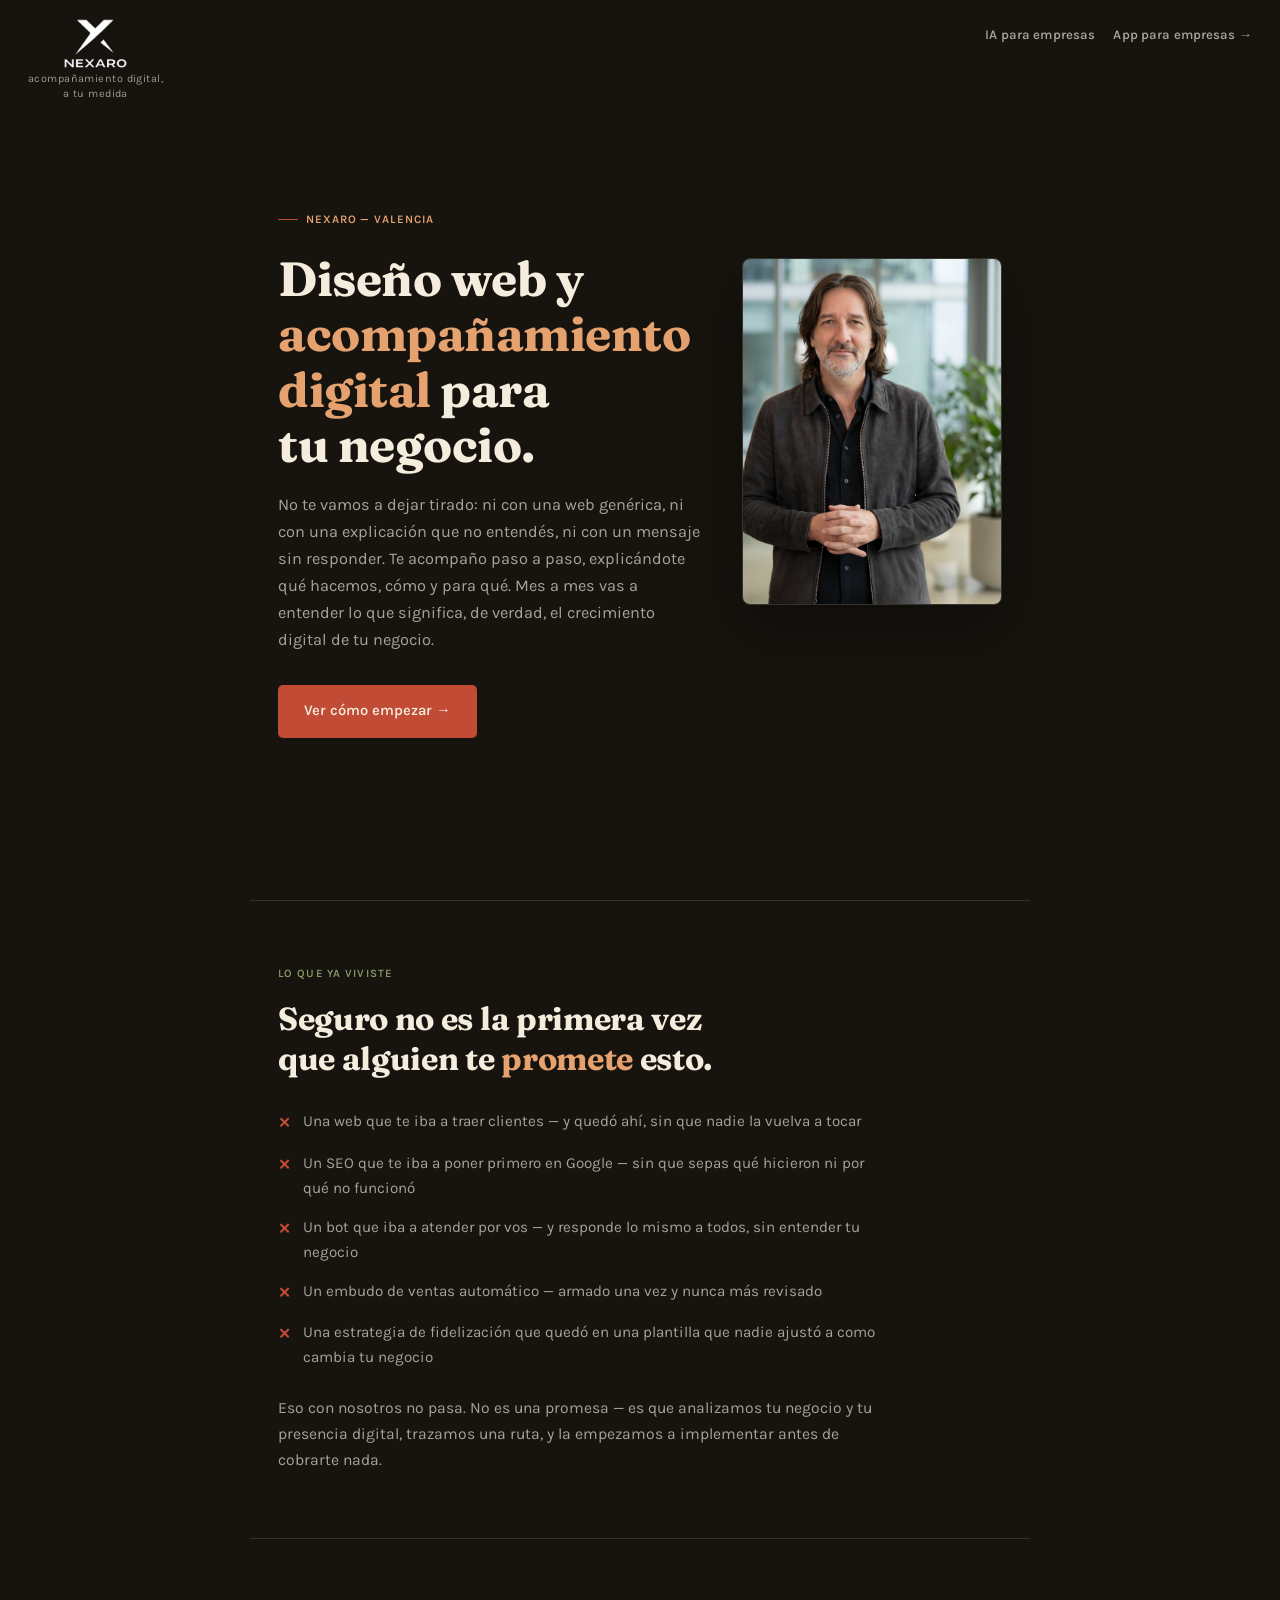
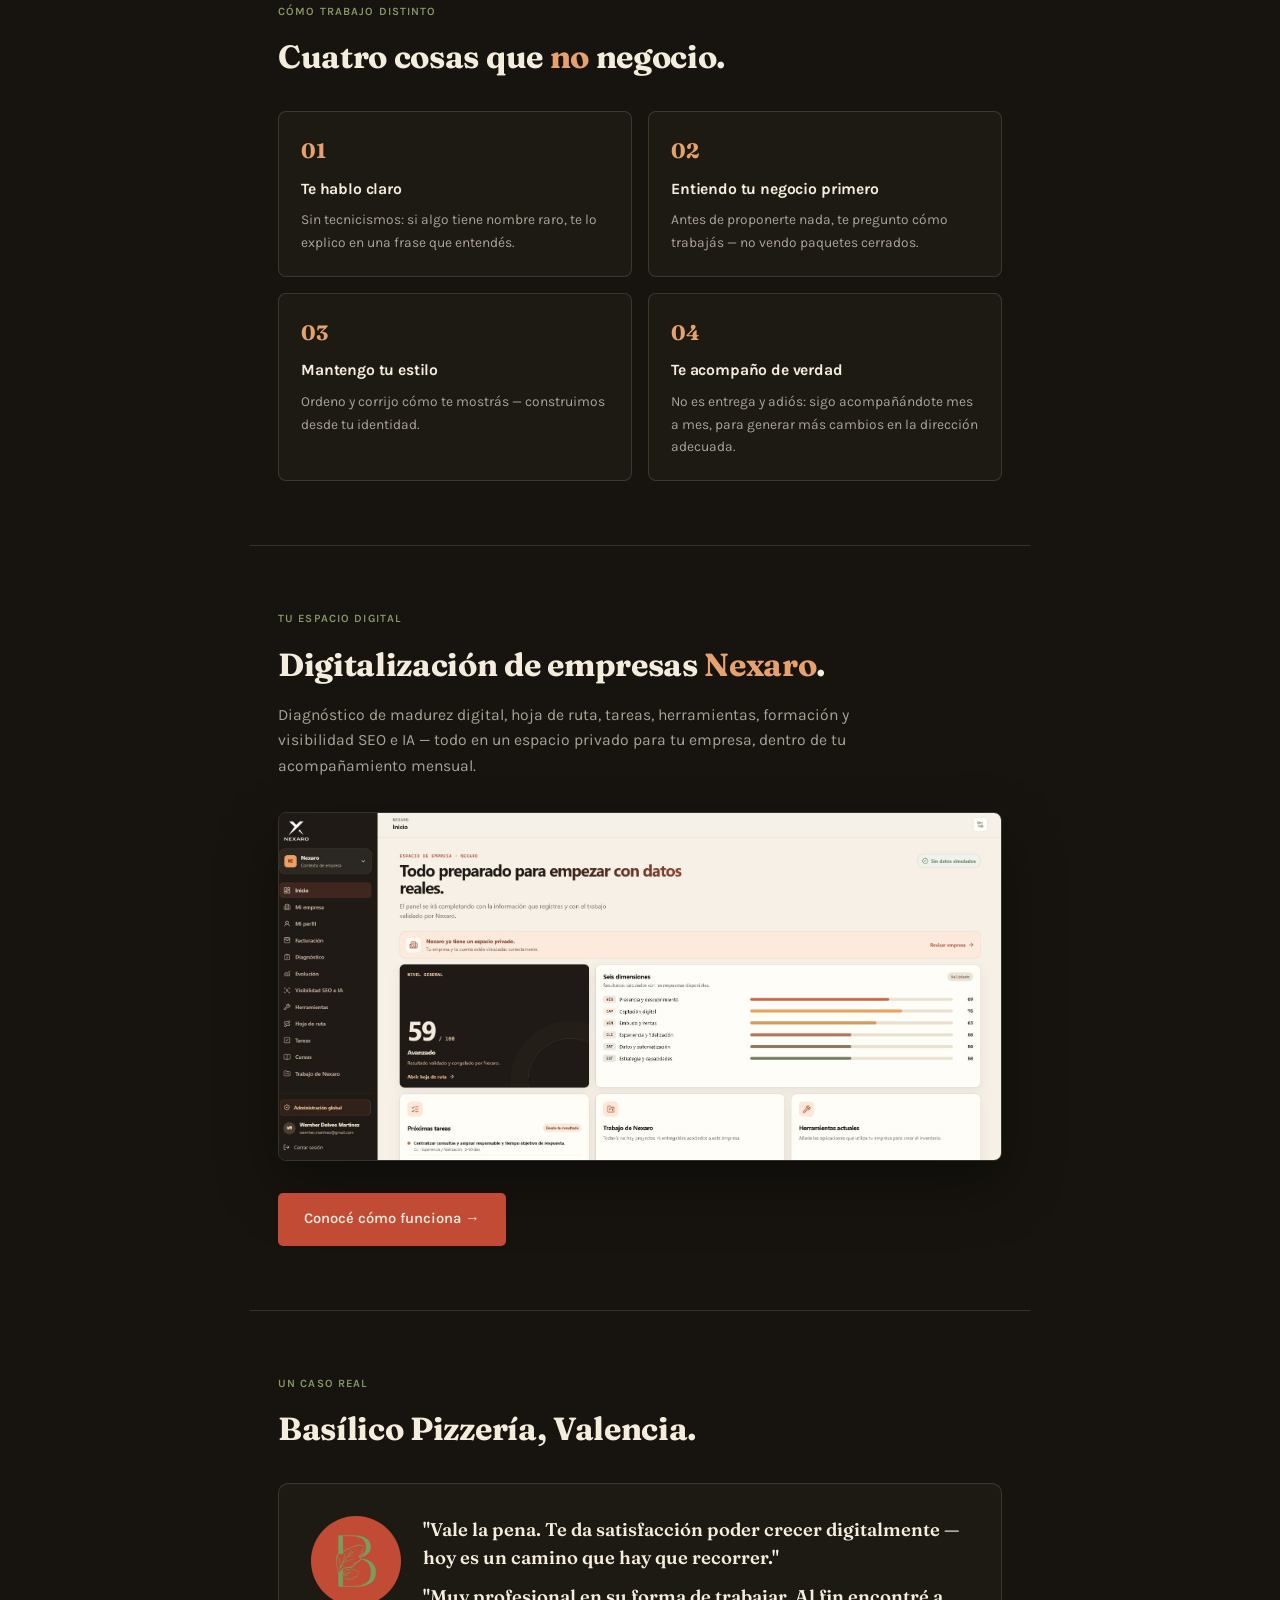
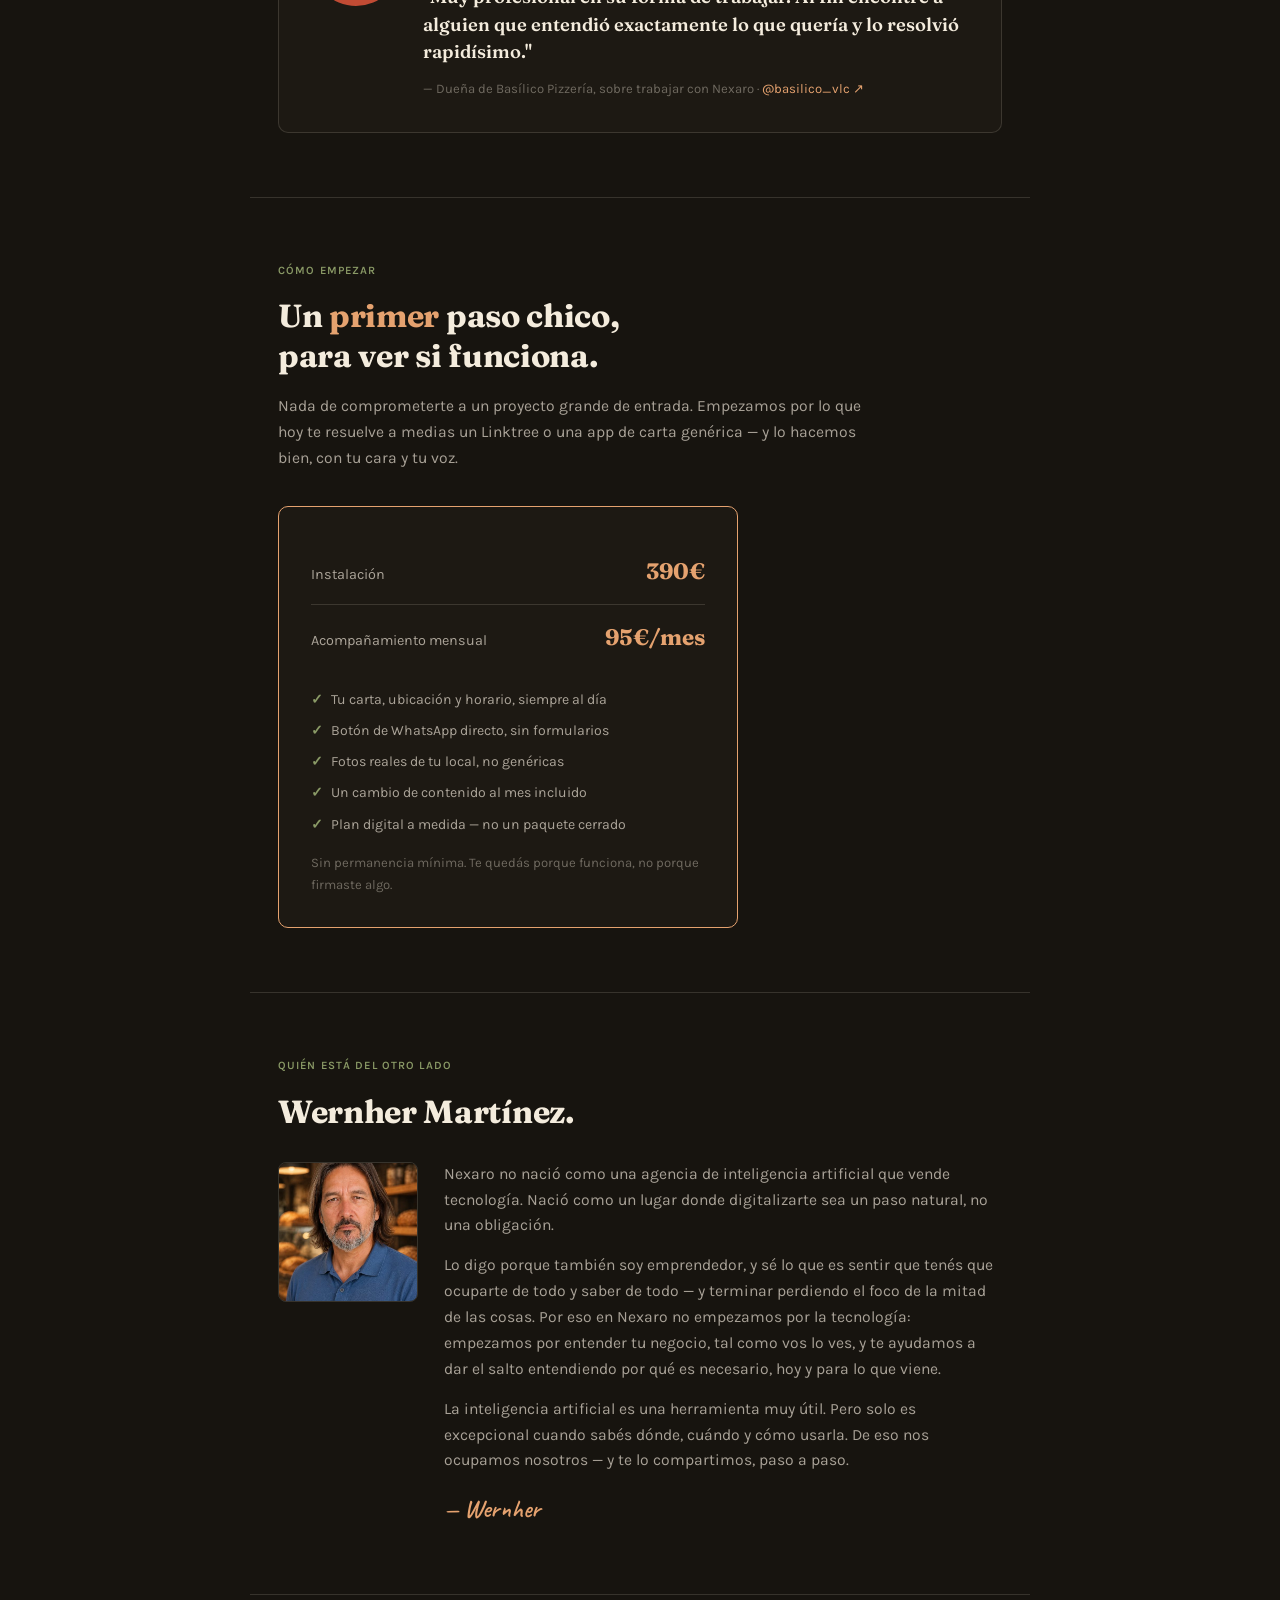
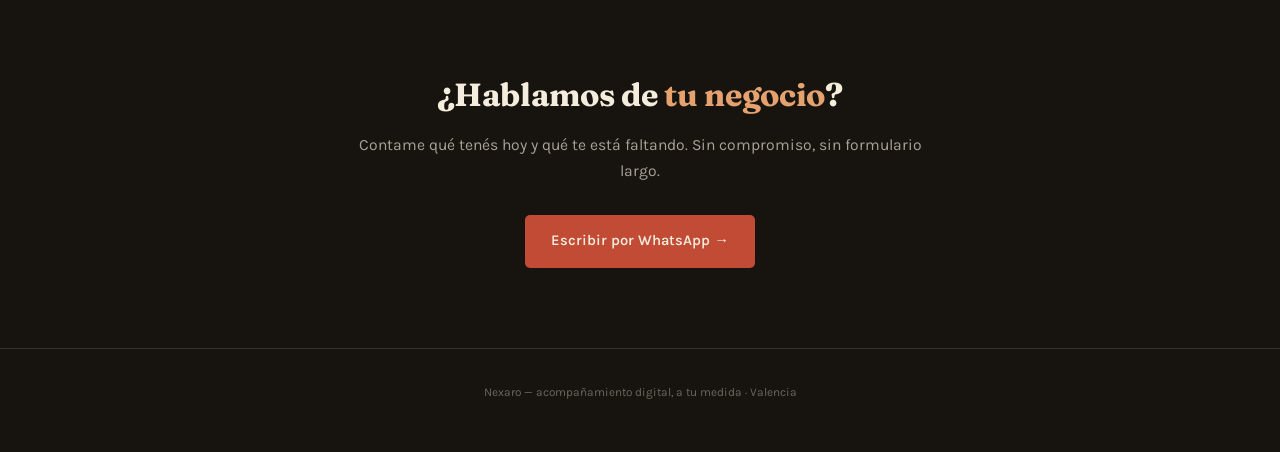
<file: index.html>
<!DOCTYPE html>
<html lang="es">
<head>
<meta charset="UTF-8">
<meta name="viewport" content="width=device-width, initial-scale=1">
<title>Nexaro — Webs y acompañamiento digital para pequeños negocios | Valencia</title>
<meta name="description" content="Nexaro diseña tu web y te acompaña mes a mes: sin tecnicismos, sin paquetes cerrados. Instalación desde 390€ + 95€/mes, sin permanencia. Basado en Valencia.">
<link rel="canonical" href="https://nexaro-ia.com/">
<link rel="icon" href="/favicon.ico" sizes="any">
<link rel="apple-touch-icon" href="/apple-touch-icon.png">

<meta property="og:type" content="website">
<meta property="og:url" content="https://nexaro-ia.com/">
<meta property="og:title" content="Nexaro — Webs y acompañamiento digital para pequeños negocios">
<meta property="og:description" content="Nexaro diseña tu web y te acompaña mes a mes: sin tecnicismos, sin paquetes cerrados. Instalación desde 390€ + 95€/mes, sin permanencia.">
<meta property="og:image" content="https://nexaro-ia.com/images/og-cover.jpg">
<meta property="og:image:width" content="1200">
<meta property="og:image:height" content="630">
<meta property="og:image:alt" content="Nexaro — Webs y acompañamiento digital para pequeños negocios">
<meta property="og:locale" content="es_ES">

<meta name="twitter:card" content="summary_large_image">
<meta name="twitter:title" content="Nexaro — Webs y acompañamiento digital para pequeños negocios">
<meta name="twitter:description" content="Nexaro diseña tu web y te acompaña mes a mes: sin tecnicismos, sin paquetes cerrados.">
<meta name="twitter:image" content="https://nexaro-ia.com/images/og-cover.jpg">
<link rel="stylesheet" href="css/styles.css">
<script type="application/ld+json">
{
  "@context": "https://schema.org",
  "@type": "LocalBusiness",
  "name": "Nexaro",
  "url": "https://nexaro-ia.com/",
  "image": "https://nexaro-ia.com/images/og-cover.jpg",
  "telephone": "+34682841354",
  "priceRange": "€€",
  "areaServed": {
    "@type": "City",
    "name": "Valencia"
  },
  "address": {
    "@type": "PostalAddress",
    "addressLocality": "Valencia",
    "addressCountry": "ES"
  },
  "description": "Diseño web y acompañamiento digital mensual para pequeños negocios, sin paquetes cerrados y sin permanencia."
}
</script>
</head>
<body>

<header class="top">
  <div class="brand">
    <img src="images/logo-nexaro.png" alt="Nexaro" class="logo-img">
    <span class="tag">acompañamiento digital,<br>a tu medida</span>
  </div>
  <nav class="top-nav" aria-label="Navegación principal">
    <a href="inteligencia-artificial-para-empresas/">IA para empresas</a>
    <a href="empresas.html">App para empresas →</a>
  </nav>
</header>

<main>

<section class="hero wrap" style="border-top:none">
  <div class="hero-grid">
    <div>
      <div class="hero-badge r">Nexaro — Valencia</div>
      <h1 class="r">Diseño web y <em>acompañamiento digital</em> para tu negocio.</h1>
      <p class="hero-sub r">No te vamos a dejar tirado: ni con una web genérica, ni con una explicación que no entendés, ni con un mensaje sin responder. Te acompaño paso a paso, explicándote qué hacemos, cómo y para qué. Mes a mes vas a entender lo que significa, de verdad, el crecimiento digital de tu negocio.</p>
      <a href="#empezar" class="btn btn-primary r">Ver cómo empezar →</a>
    </div>
    <div class="hero-photo r">
      <img src="images/wer-avatar-escritorio.png" alt="Wernher Martínez">
    </div>
  </div>
</section>

<section class="wrap">
  <div class="sec-eyebrow r">Lo que ya viviste</div>
  <h2 class="r">Seguro no es la primera vez que alguien te <em>promete</em> esto.</h2>
  <ul class="pain-list r">
    <li>Una web que te iba a traer clientes — y quedó ahí, sin que nadie la vuelva a tocar</li>
    <li>Un SEO que te iba a poner primero en Google — sin que sepas qué hicieron ni por qué no funcionó</li>
    <li>Un bot que iba a atender por vos — y responde lo mismo a todos, sin entender tu negocio</li>
    <li>Un embudo de ventas automático — armado una vez y nunca más revisado</li>
    <li>Una estrategia de fidelización que quedó en una plantilla que nadie ajustó a como cambia tu negocio</li>
  </ul>
  <p class="body r" style="margin-top:26px">Eso con nosotros no pasa. No es una promesa — es que analizamos tu negocio y tu presencia digital, trazamos una ruta, y la empezamos a implementar antes de cobrarte nada.</p>
</section>

<section class="wrap">
  <div class="sec-eyebrow r">Cómo trabajo distinto</div>
  <h2 class="r">Cuatro cosas que <em>no</em> negocio.</h2>
  <div class="promise-grid">
    <div class="promise r"><div class="n">01</div><h3>Te hablo claro</h3><p>Sin tecnicismos: si algo tiene nombre raro, te lo explico en una frase que entendés.</p></div>
    <div class="promise r"><div class="n">02</div><h3>Entiendo tu negocio primero</h3><p>Antes de proponerte nada, te pregunto cómo trabajás — no vendo paquetes cerrados.</p></div>
    <div class="promise r"><div class="n">03</div><h3>Mantengo tu estilo</h3><p>Ordeno y corrijo cómo te mostrás — construimos desde tu identidad.</p></div>
    <div class="promise r"><div class="n">04</div><h3>Te acompaño de verdad</h3><p>No es entrega y adiós: sigo acompañándote mes a mes, para generar más cambios en la dirección adecuada.</p></div>
  </div>
</section>

<section class="wrap">
  <div class="sec-eyebrow r">Tu espacio digital</div>
  <h2 class="r">Digitalización de empresas <em>Nexaro</em>.</h2>
  <p class="body r" style="margin-bottom:32px">Diagnóstico de madurez digital, hoja de ruta, tareas, herramientas, formación y visibilidad SEO e IA — todo en un espacio privado para tu empresa, dentro de tu acompañamiento mensual.</p>
  <div class="app-shot r">
    <img src="images/app-digitalizacion-empresas.jpg" alt="Panel de la app Nexaro con el diagnóstico de madurez digital de una empresa" loading="lazy">
  </div>
  <a href="empresas.html" class="btn btn-primary r">Conocé cómo funciona →</a>
</section>

<section class="wrap">
  <div class="sec-eyebrow r">Un caso real</div>
  <h2 class="r">Basílico Pizzería, Valencia.</h2>
  <div class="case-card r">
    <div class="case-logo"><img src="images/basilico-logo-icon.png" alt="Basílico Pizzería" loading="lazy"></div>
    <div>
      <p class="case-quote">"Vale la pena. Te da satisfacción poder crecer digitalmente — hoy es un camino que hay que recorrer."</p>
      <p class="case-quote">"Muy profesional en su forma de trabajar. Al fin encontré a alguien que entendió exactamente lo que quería y lo resolvió rapidísimo."</p>
      <p class="case-meta">— Dueña de Basílico Pizzería, sobre trabajar con Nexaro · <a href="https://www.instagram.com/basilico_vlc/" target="_blank" rel="noopener" style="color:var(--tiza-soft);text-decoration:none">@basilico_vlc ↗</a></p>
    </div>
  </div>
</section>

<section class="wrap" id="empezar">
  <div class="sec-eyebrow r">Cómo empezar</div>
  <h2 class="r">Un <em>primer</em> paso chico, para ver si funciona.</h2>
  <p class="body r">Nada de comprometerte a un proyecto grande de entrada. Empezamos por lo que hoy te resuelve a medias un Linktree o una app de carta genérica — y lo hacemos bien, con tu cara y tu voz.</p>
  <div class="pricing-card r">
    <div class="pricing-row"><span class="lbl">Instalación</span><span class="amt">390€</span></div>
    <div class="pricing-row"><span class="lbl">Acompañamiento mensual</span><span class="amt">95€/mes</span></div>
    <ul class="pricing-list">
      <li>Tu carta, ubicación y horario, siempre al día</li>
      <li>Botón de WhatsApp directo, sin formularios</li>
      <li>Fotos reales de tu local, no genéricas</li>
      <li>Un cambio de contenido al mes incluido</li>
      <li>Plan digital a medida — no un paquete cerrado</li>
    </ul>
    <p class="pricing-note">Sin permanencia mínima. Te quedás porque funciona, no porque firmaste algo.</p>
  </div>
</section>

<section class="wrap">
  <div class="sec-eyebrow r">Quién está del otro lado</div>
  <h2 class="r">Wernher Martínez.</h2>
  <div class="about-grid">
    <div class="about-photo r"><img src="images/wer-avatar-about.jpg" alt="Wernher Martínez" width="525" height="700" loading="lazy"></div>
    <div class="r">
      <p class="body">Nexaro no nació como una agencia de inteligencia artificial que vende tecnología. Nació como un lugar donde digitalizarte sea un paso natural, no una obligación.</p>
      <p class="body">Lo digo porque también soy emprendedor, y sé lo que es sentir que tenés que ocuparte de todo y saber de todo — y terminar perdiendo el foco de la mitad de las cosas. Por eso en Nexaro no empezamos por la tecnología: empezamos por entender tu negocio, tal como vos lo ves, y te ayudamos a dar el salto entendiendo por qué es necesario, hoy y para lo que viene.</p>
      <p class="body">La inteligencia artificial es una herramienta muy útil. Pero solo es excepcional cuando sabés dónde, cuándo y cómo usarla. De eso nos ocupamos nosotros — y te lo compartimos, paso a paso.</p>
      <p class="signature" style="margin-top:14px;font-size:1.6rem">— Wernher</p>
    </div>
  </div>
</section>

<section class="cta wrap">
  <h2 class="r">¿Hablamos de <em>tu negocio</em>?</h2>
  <p class="body r">Contame qué tenés hoy y qué te está faltando. Sin compromiso, sin formulario largo.</p>
  <div class="cta-buttons r">
    <a href="https://wa.me/34682841354?text=Hola%20Wernher%2C%20vi%20tu%20p%C3%A1gina%20de%20Nexaro%20y%20quiero%20contarte%20sobre%20mi%20negocio." target="_blank" rel="noopener" class="btn btn-primary">Escribir por WhatsApp →</a>
  </div>
</section>

</main>

<footer class="end">
  <p>Nexaro — acompañamiento digital, a tu medida · Valencia</p>
</footer>

<script>
  var obs = new IntersectionObserver(function(entries){
    entries.forEach(function(e){ if(e.isIntersecting){ e.target.classList.add('v'); obs.unobserve(e.target); } });
  }, {threshold:0.12});
  document.querySelectorAll('.r').forEach(function(el){ obs.observe(el); });
</script>
</body>
</html>
</file>
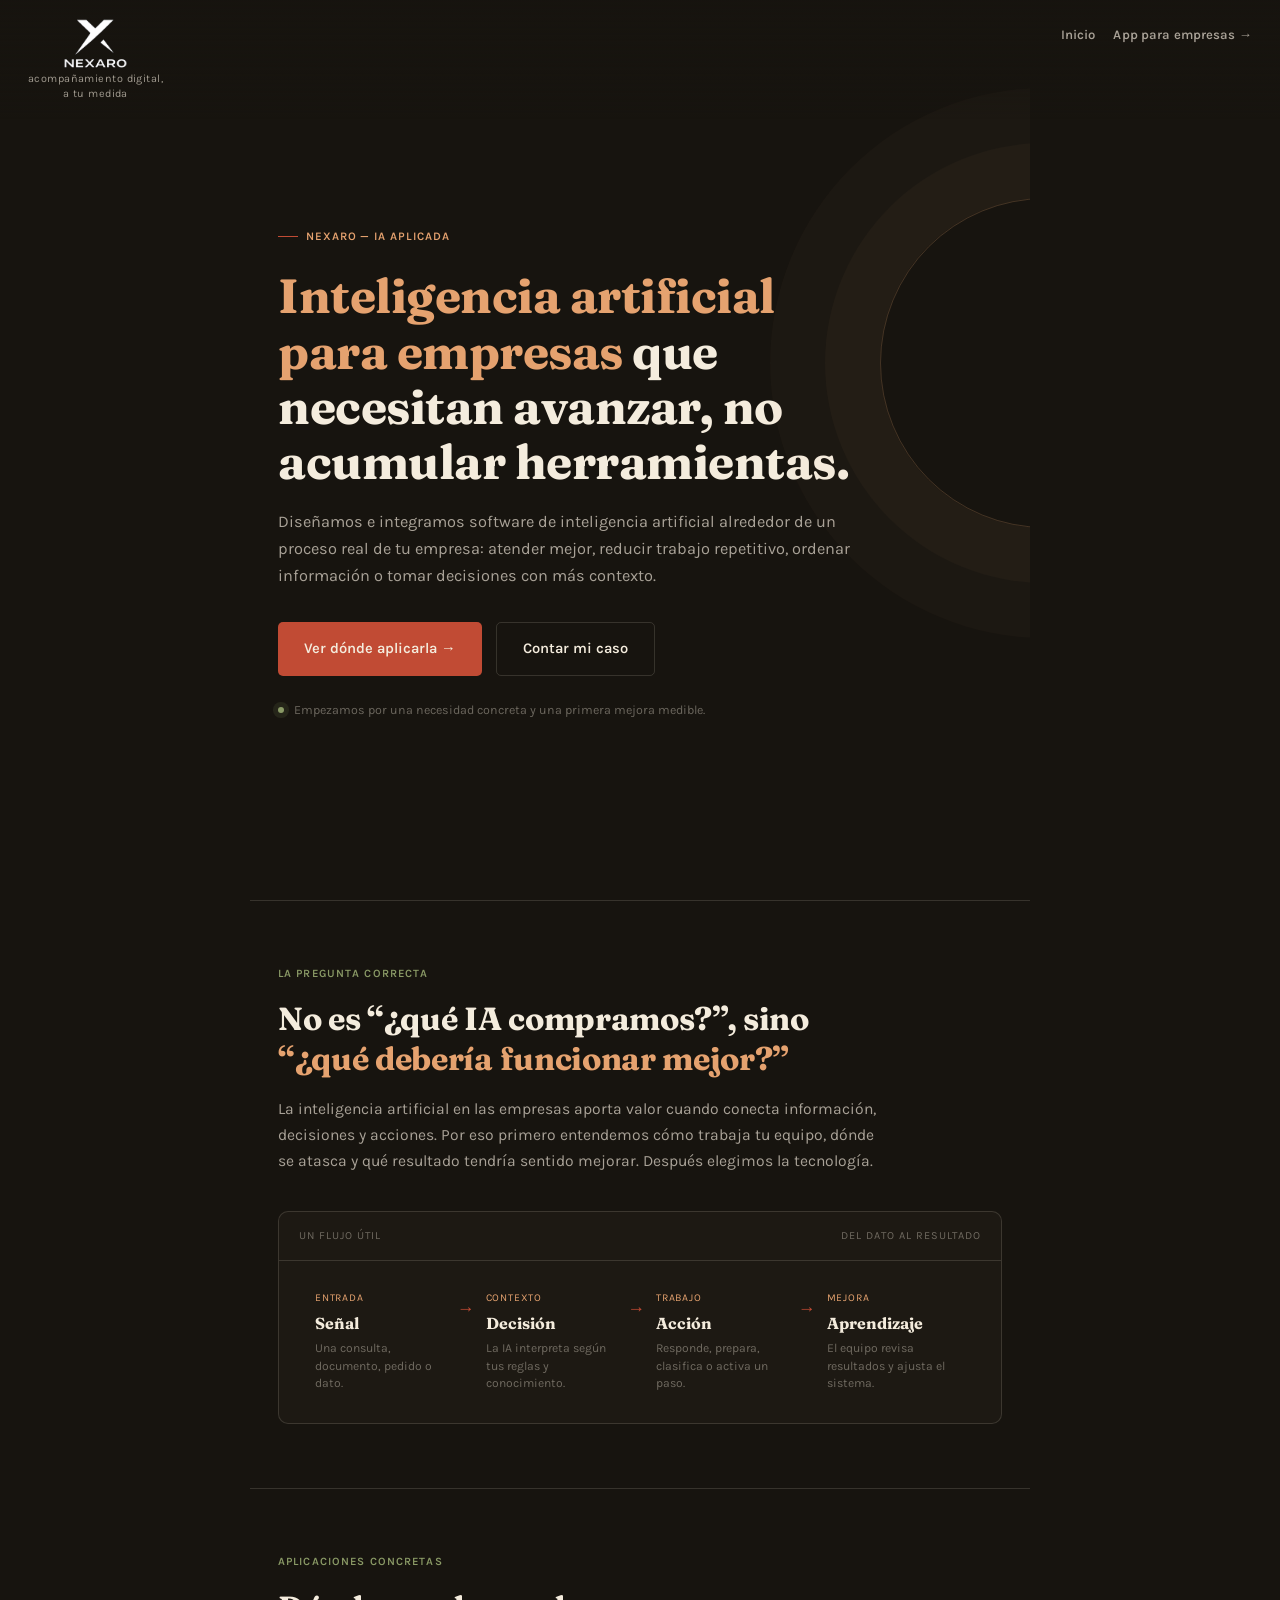
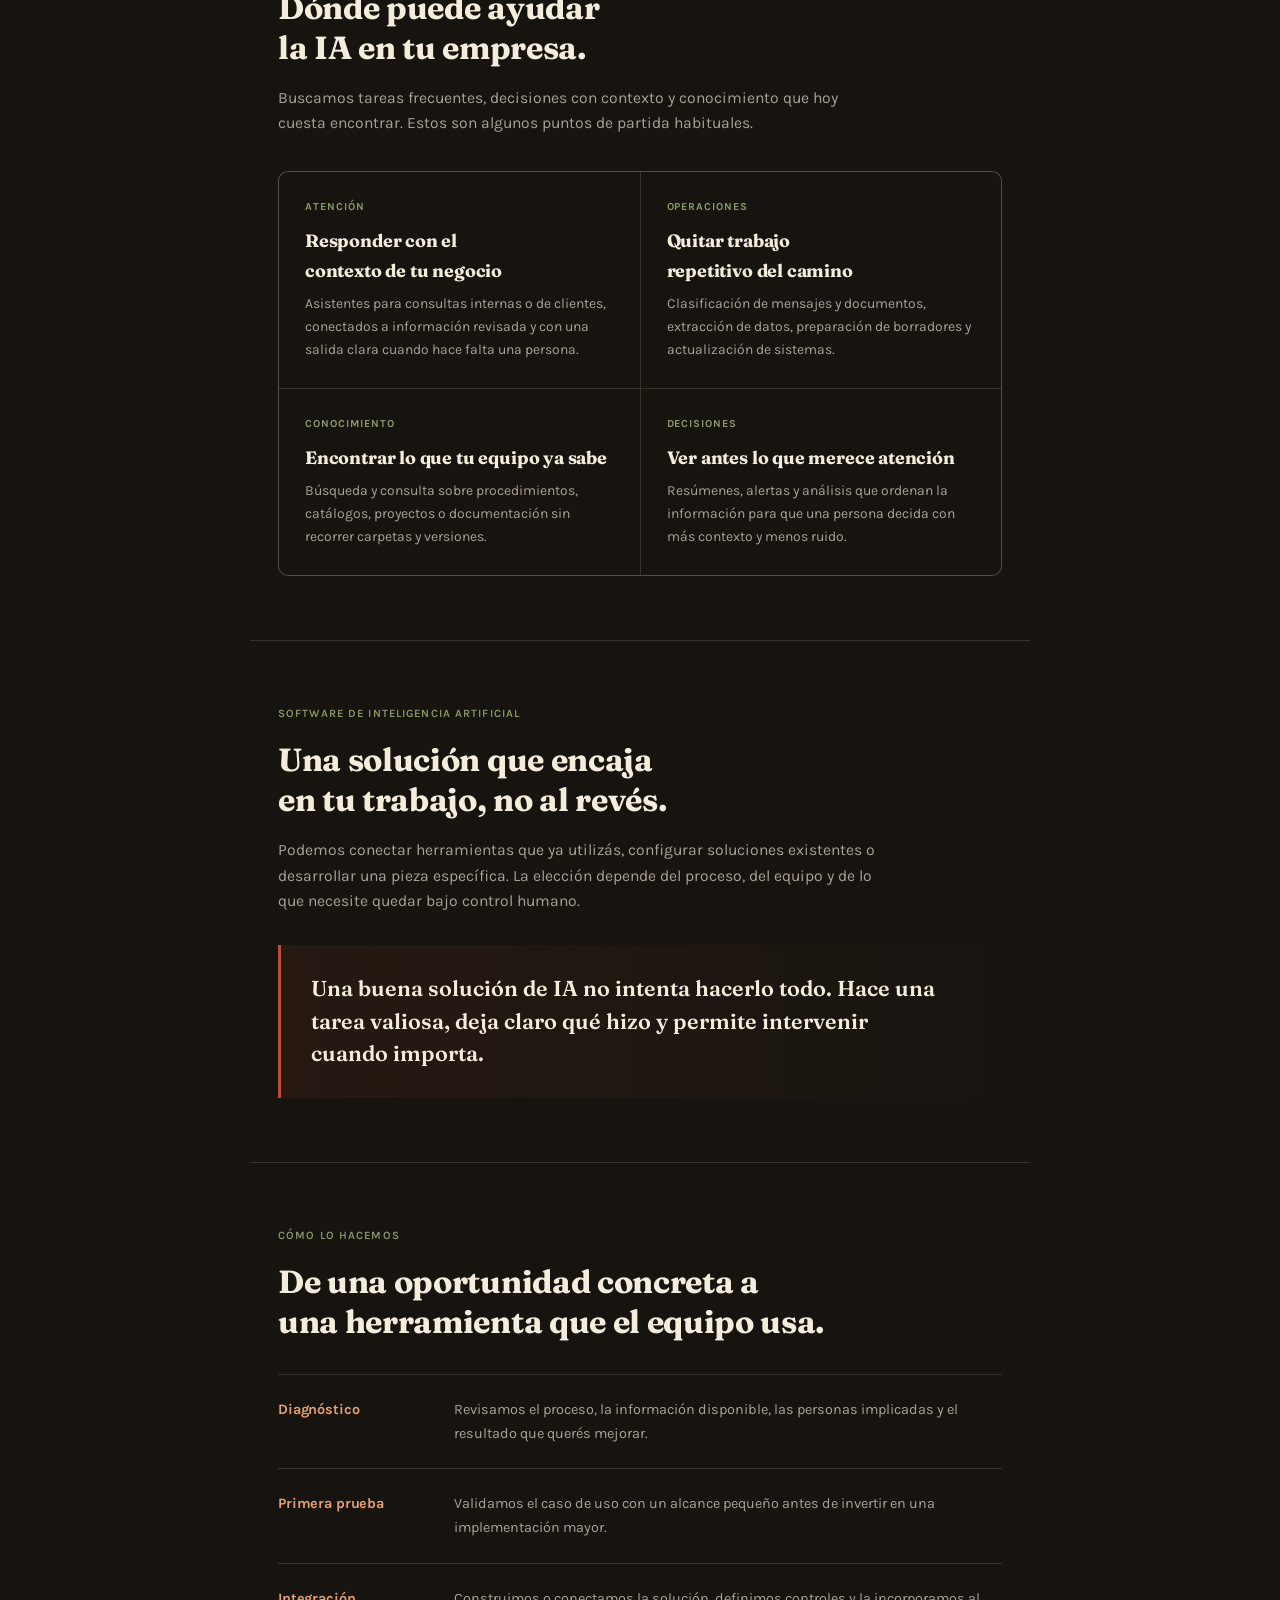
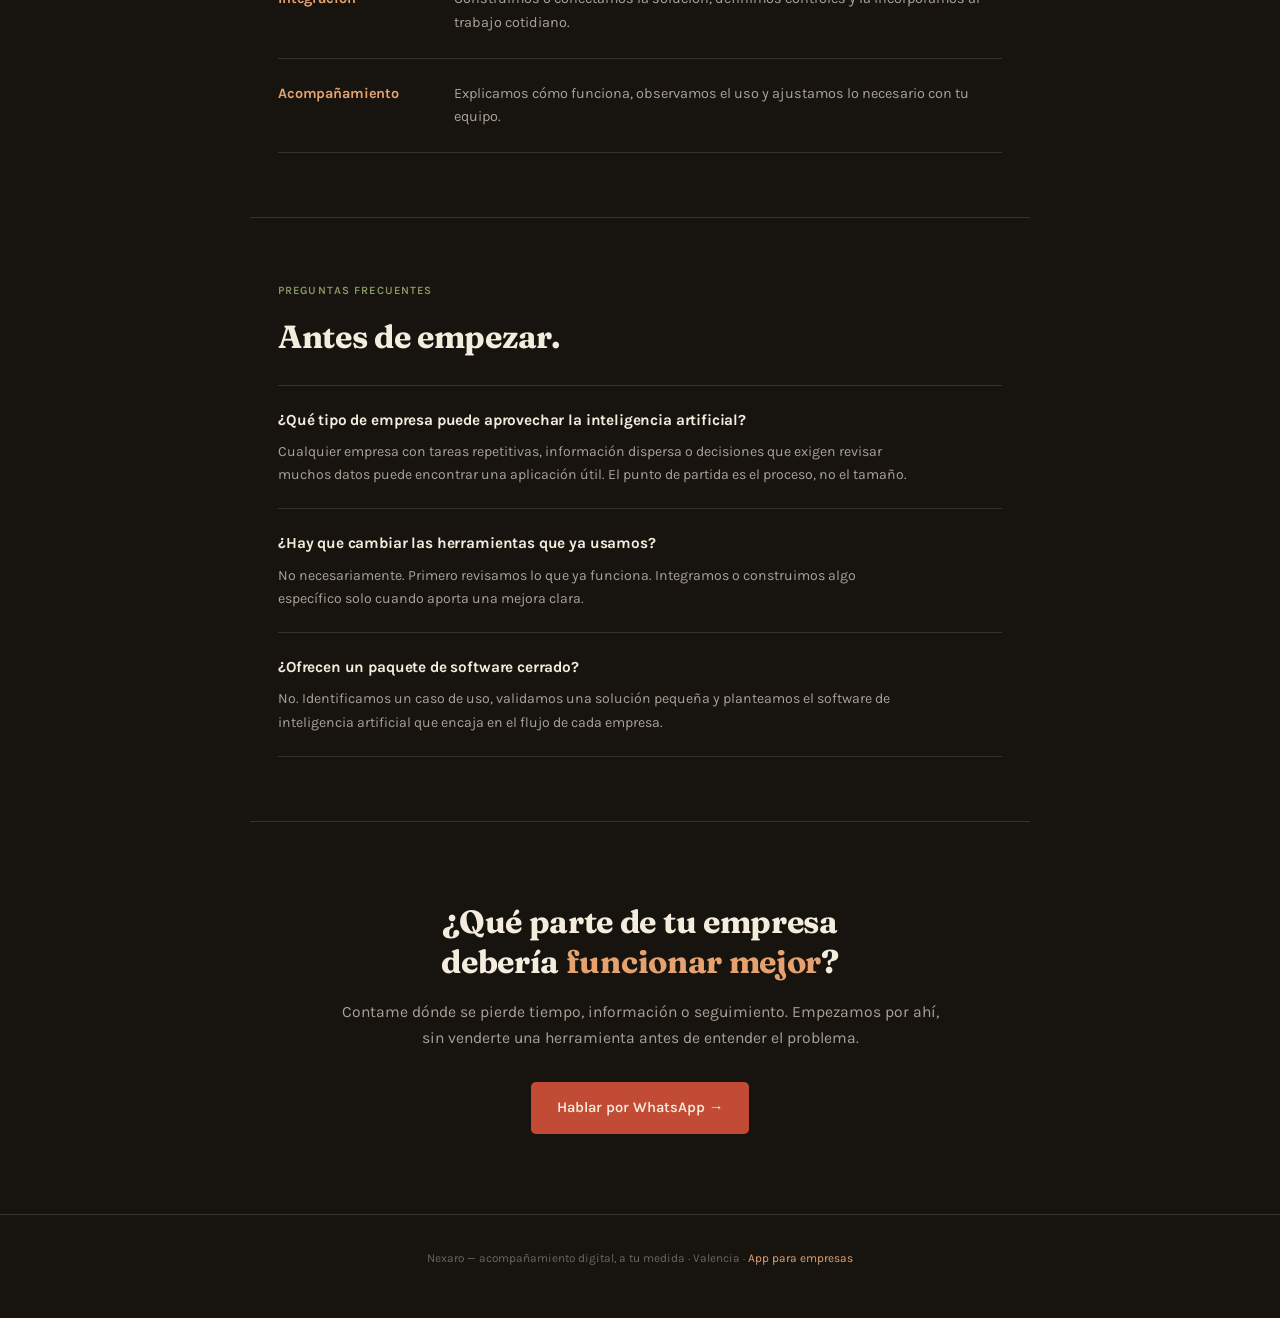
<file: inteligencia-artificial-para-empresas/index.html>
<!DOCTYPE html>
<html lang="es">
<head>
<meta charset="UTF-8">
<meta name="viewport" content="width=device-width, initial-scale=1">
<title>Inteligencia artificial para empresas | Nexaro</title>
<meta name="description" content="Inteligencia artificial para empresas aplicada a procesos reales. Nexaro diseña e integra software de inteligencia artificial a medida, con acompañamiento claro.">
<link rel="canonical" href="https://nexaro-ia.com/inteligencia-artificial-para-empresas/">
<link rel="icon" href="/favicon.ico" sizes="any">
<link rel="apple-touch-icon" href="/apple-touch-icon.png">

<meta property="og:type" content="website">
<meta property="og:url" content="https://nexaro-ia.com/inteligencia-artificial-para-empresas/">
<meta property="og:title" content="Inteligencia artificial para empresas | Nexaro">
<meta property="og:description" content="Aplicamos inteligencia artificial a procesos reales de tu empresa: menos tareas repetitivas, mejores decisiones y herramientas que encajan en tu forma de trabajar.">
<meta property="og:image" content="https://nexaro-ia.com/images/og-cover.jpg">
<meta property="og:image:width" content="1200">
<meta property="og:image:height" content="630">
<meta property="og:image:alt" content="Nexaro — inteligencia artificial aplicada a empresas">
<meta property="og:locale" content="es_ES">

<meta name="twitter:card" content="summary_large_image">
<meta name="twitter:title" content="Inteligencia artificial para empresas | Nexaro">
<meta name="twitter:description" content="Software de inteligencia artificial pensado para los procesos y objetivos reales de tu empresa.">
<meta name="twitter:image" content="https://nexaro-ia.com/images/og-cover.jpg">
<link rel="stylesheet" href="../css/styles.css">
<script type="application/ld+json">
{
  "@context": "https://schema.org",
  "@graph": [
    {
      "@type": "Service",
      "name": "Inteligencia artificial para empresas",
      "url": "https://nexaro-ia.com/inteligencia-artificial-para-empresas/",
      "description": "Diseño e integración de software de inteligencia artificial para mejorar procesos de empresa, automatizar tareas y apoyar la toma de decisiones.",
      "provider": {
        "@type": "LocalBusiness",
        "name": "Nexaro",
        "url": "https://nexaro-ia.com/",
        "telephone": "+34682841354",
        "areaServed": "España"
      },
      "areaServed": {
        "@type": "Country",
        "name": "España"
      }
    },
    {
      "@type": "FAQPage",
      "mainEntity": [
        {
          "@type": "Question",
          "name": "¿Qué tipo de empresa puede aprovechar la inteligencia artificial?",
          "acceptedAnswer": {
            "@type": "Answer",
            "text": "Cualquier empresa con tareas repetitivas, información dispersa o decisiones que dependen de revisar muchos datos puede encontrar una aplicación útil. El punto de partida es el proceso, no el tamaño de la empresa."
          }
        },
        {
          "@type": "Question",
          "name": "¿Hay que cambiar las herramientas que ya usamos?",
          "acceptedAnswer": {
            "@type": "Answer",
            "text": "No necesariamente. Primero se revisa lo que ya funciona y se plantea una integración o una solución específica solo cuando aporta una mejora clara."
          }
        },
        {
          "@type": "Question",
          "name": "¿Nexaro ofrece un software de inteligencia artificial estándar?",
          "acceptedAnswer": {
            "@type": "Answer",
            "text": "No se parte de un paquete cerrado. Nexaro identifica un caso de uso, valida una solución pequeña y construye o integra el software de inteligencia artificial que encaja en el flujo de trabajo de cada empresa."
          }
        }
      ]
    }
  ]
}
</script>
</head>
<body class="ai-page">

<header class="top">
  <div class="brand">
    <a href="../" aria-label="Nexaro, página de inicio"><img src="../images/logo-nexaro.png" alt="Nexaro" class="logo-img"></a>
    <span class="tag">acompañamiento digital,<br>a tu medida</span>
  </div>
  <nav class="top-nav" aria-label="Navegación principal">
    <a href="../">Inicio</a>
    <a href="../empresas.html">App para empresas →</a>
  </nav>
</header>

<main>

<section class="hero wrap ai-hero" style="border-top:none">
  <div>
    <div class="hero-badge r">Nexaro — IA aplicada</div>
    <h1 class="r"><em>Inteligencia artificial para empresas</em> que necesitan avanzar, no acumular herramientas.</h1>
    <p class="hero-sub r">Diseñamos e integramos software de inteligencia artificial alrededor de un proceso real de tu empresa: atender mejor, reducir trabajo repetitivo, ordenar información o tomar decisiones con más contexto.</p>
    <div class="cta-buttons r" style="justify-content:flex-start">
      <a href="#aplicaciones" class="btn btn-primary">Ver dónde aplicarla →</a>
      <a href="https://wa.me/34682841354?text=Hola%20Wernher%2C%20quiero%20explorar%20c%C3%B3mo%20aplicar%20inteligencia%20artificial%20en%20mi%20empresa." target="_blank" rel="noopener" class="btn btn-ghost">Contar mi caso</a>
    </div>
    <p class="ai-hero-note r">Empezamos por una necesidad concreta y una primera mejora medible.</p>
  </div>
</section>

<section class="wrap">
  <div class="sec-eyebrow r">La pregunta correcta</div>
  <h2 class="r">No es “¿qué IA compramos?”, sino <em>“¿qué debería funcionar mejor?”</em></h2>
  <p class="body r">La inteligencia artificial en las empresas aporta valor cuando conecta información, decisiones y acciones. Por eso primero entendemos cómo trabaja tu equipo, dónde se atasca y qué resultado tendría sentido mejorar. Después elegimos la tecnología.</p>

  <div class="ai-map r" aria-label="Recorrido de una solución de inteligencia artificial en la empresa">
    <div class="ai-map-head"><span>Un flujo útil</span><span>Del dato al resultado</span></div>
    <div class="ai-map-flow">
      <div class="ai-step"><small>Entrada</small><strong>Señal</strong><span>Una consulta, documento, pedido o dato.</span></div>
      <div class="ai-step"><small>Contexto</small><strong>Decisión</strong><span>La IA interpreta según tus reglas y conocimiento.</span></div>
      <div class="ai-step"><small>Trabajo</small><strong>Acción</strong><span>Responde, prepara, clasifica o activa un paso.</span></div>
      <div class="ai-step"><small>Mejora</small><strong>Aprendizaje</strong><span>El equipo revisa resultados y ajusta el sistema.</span></div>
    </div>
  </div>
</section>

<section class="wrap" id="aplicaciones">
  <div class="sec-eyebrow r">Aplicaciones concretas</div>
  <h2 class="r">Dónde puede ayudar la IA en tu empresa.</h2>
  <p class="body r">Buscamos tareas frecuentes, decisiones con contexto y conocimiento que hoy cuesta encontrar. Estos son algunos puntos de partida habituales.</p>
  <div class="use-grid">
    <article class="use-card r">
      <span class="use-label">Atención</span>
      <h3>Responder con el contexto de tu negocio</h3>
      <p>Asistentes para consultas internas o de clientes, conectados a información revisada y con una salida clara cuando hace falta una persona.</p>
    </article>
    <article class="use-card r">
      <span class="use-label">Operaciones</span>
      <h3>Quitar trabajo repetitivo del camino</h3>
      <p>Clasificación de mensajes y documentos, extracción de datos, preparación de borradores y actualización de sistemas.</p>
    </article>
    <article class="use-card r">
      <span class="use-label">Conocimiento</span>
      <h3>Encontrar lo que tu equipo ya sabe</h3>
      <p>Búsqueda y consulta sobre procedimientos, catálogos, proyectos o documentación sin recorrer carpetas y versiones.</p>
    </article>
    <article class="use-card r">
      <span class="use-label">Decisiones</span>
      <h3>Ver antes lo que merece atención</h3>
      <p>Resúmenes, alertas y análisis que ordenan la información para que una persona decida con más contexto y menos ruido.</p>
    </article>
  </div>
</section>

<section class="wrap">
  <div class="sec-eyebrow r">Software de inteligencia artificial</div>
  <h2 class="r">Una solución que encaja en tu trabajo, no al revés.</h2>
  <p class="body r">Podemos conectar herramientas que ya utilizás, configurar soluciones existentes o desarrollar una pieza específica. La elección depende del proceso, del equipo y de lo que necesite quedar bajo control humano.</p>
  <div class="ai-principle r">
    <p>Una buena solución de IA no intenta hacerlo todo. Hace una tarea valiosa, deja claro qué hizo y permite intervenir cuando importa.</p>
  </div>
</section>

<section class="wrap">
  <div class="sec-eyebrow r">Cómo lo hacemos</div>
  <h2 class="r">De una oportunidad concreta a una herramienta que el equipo usa.</h2>
  <div class="deliverables">
    <div class="deliverable r"><h3>Diagnóstico</h3><p>Revisamos el proceso, la información disponible, las personas implicadas y el resultado que querés mejorar.</p></div>
    <div class="deliverable r"><h3>Primera prueba</h3><p>Validamos el caso de uso con un alcance pequeño antes de invertir en una implementación mayor.</p></div>
    <div class="deliverable r"><h3>Integración</h3><p>Construimos o conectamos la solución, definimos controles y la incorporamos al trabajo cotidiano.</p></div>
    <div class="deliverable r"><h3>Acompañamiento</h3><p>Explicamos cómo funciona, observamos el uso y ajustamos lo necesario con tu equipo.</p></div>
  </div>
</section>

<section class="wrap">
  <div class="sec-eyebrow r">Preguntas frecuentes</div>
  <h2 class="r">Antes de empezar.</h2>
  <div class="faq-list">
    <article class="faq-item r"><h3>¿Qué tipo de empresa puede aprovechar la inteligencia artificial?</h3><p>Cualquier empresa con tareas repetitivas, información dispersa o decisiones que exigen revisar muchos datos puede encontrar una aplicación útil. El punto de partida es el proceso, no el tamaño.</p></article>
    <article class="faq-item r"><h3>¿Hay que cambiar las herramientas que ya usamos?</h3><p>No necesariamente. Primero revisamos lo que ya funciona. Integramos o construimos algo específico solo cuando aporta una mejora clara.</p></article>
    <article class="faq-item r"><h3>¿Ofrecen un paquete de software cerrado?</h3><p>No. Identificamos un caso de uso, validamos una solución pequeña y planteamos el software de inteligencia artificial que encaja en el flujo de cada empresa.</p></article>
  </div>
</section>

<section class="cta wrap">
  <h2 class="r">¿Qué parte de tu empresa debería <em>funcionar mejor</em>?</h2>
  <p class="body r">Contame dónde se pierde tiempo, información o seguimiento. Empezamos por ahí, sin venderte una herramienta antes de entender el problema.</p>
  <div class="cta-buttons r">
    <a href="https://wa.me/34682841354?text=Hola%20Wernher%2C%20quiero%20explorar%20c%C3%B3mo%20aplicar%20inteligencia%20artificial%20en%20mi%20empresa." target="_blank" rel="noopener" class="btn btn-primary">Hablar por WhatsApp →</a>
  </div>
</section>

</main>

<footer class="end">
  <p>Nexaro — acompañamiento digital, a tu medida · Valencia · <a href="../empresas.html">App para empresas</a></p>
</footer>

<script>
  var obs = new IntersectionObserver(function(entries){
    entries.forEach(function(e){ if(e.isIntersecting){ e.target.classList.add('v'); obs.unobserve(e.target); } });
  }, {threshold:0.12});
  document.querySelectorAll('.r').forEach(function(el){ obs.observe(el); });
</script>
</body>
</html>
</file>
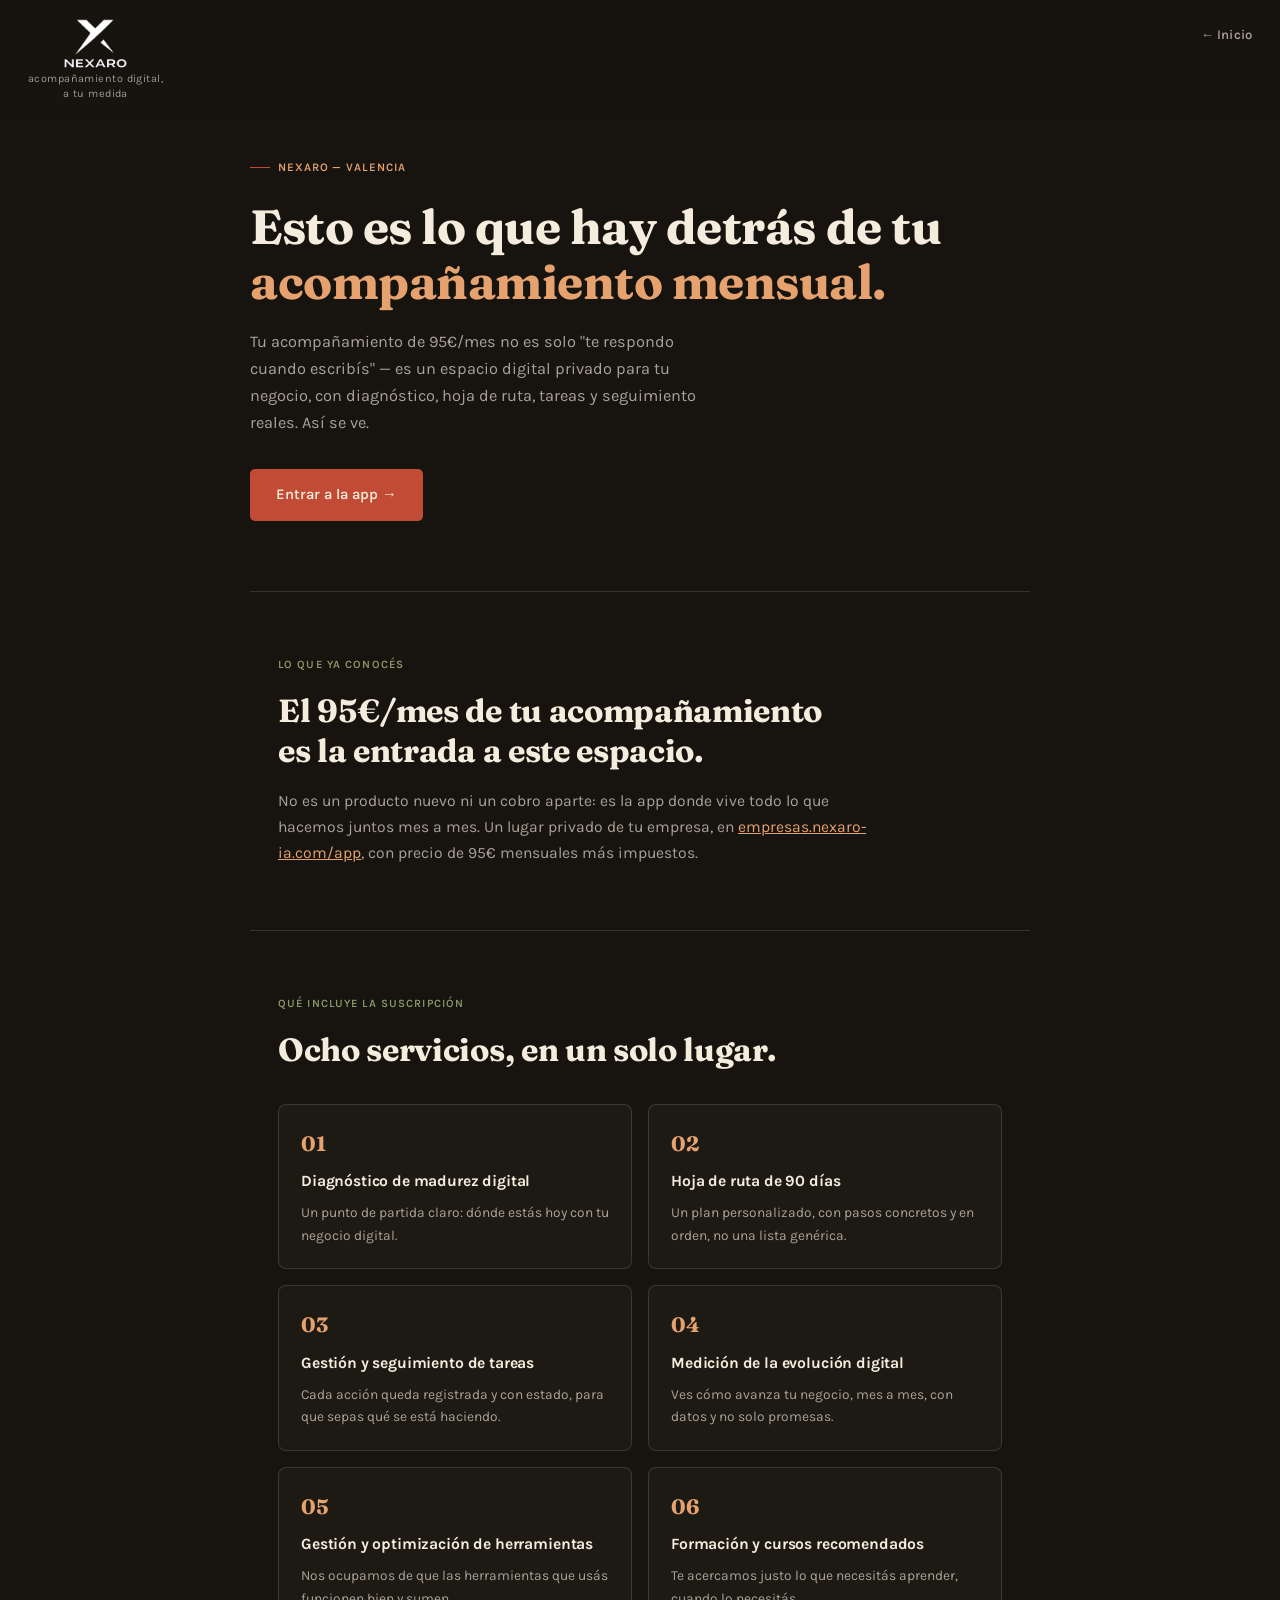
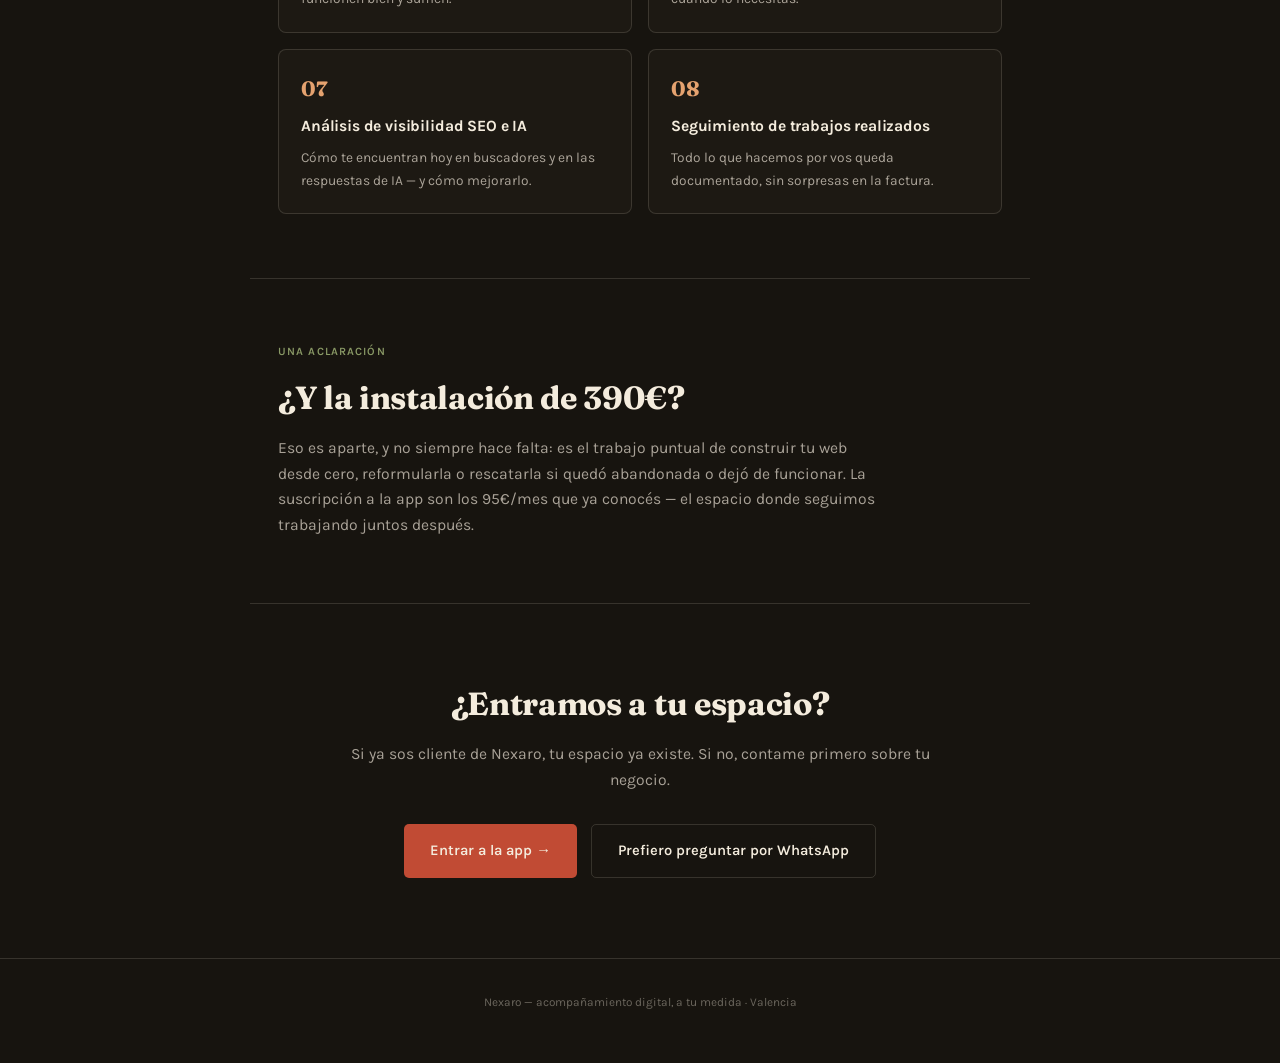
<file: empresas.html>
<!DOCTYPE html>
<html lang="es">
<head>
<meta charset="UTF-8">
<meta name="viewport" content="width=device-width, initial-scale=1">
<title>Nexaro para empresas — tu espacio digital privado | Valencia</title>
<meta name="description" content="Nexaro es tu espacio digital privado: diagnóstico, hoja de ruta de 90 días, tareas, herramientas, formación y visibilidad SEO e IA, todo en una suscripción de 95€/mes + impuestos.">
<link rel="canonical" href="https://nexaro-ia.com/empresas.html">
<link rel="icon" href="/favicon.ico" sizes="any">
<link rel="apple-touch-icon" href="/apple-touch-icon.png">

<meta property="og:type" content="website">
<meta property="og:url" content="https://nexaro-ia.com/empresas.html">
<meta property="og:title" content="Nexaro para empresas — tu espacio digital privado">
<meta property="og:description" content="Diagnóstico, hoja de ruta de 90 días, tareas, herramientas, formación y visibilidad SEO e IA, todo en una suscripción de 95€/mes + impuestos.">
<meta property="og:image" content="https://nexaro-ia.com/images/og-cover.jpg">
<meta property="og:image:width" content="1200">
<meta property="og:image:height" content="630">
<meta property="og:image:alt" content="Nexaro — tu espacio digital privado">
<meta property="og:locale" content="es_ES">

<meta name="twitter:card" content="summary_large_image">
<meta name="twitter:title" content="Nexaro para empresas — tu espacio digital privado">
<meta name="twitter:description" content="Diagnóstico, hoja de ruta de 90 días, tareas, herramientas, formación y visibilidad SEO e IA, todo en una suscripción de 95€/mes + impuestos.">
<meta name="twitter:image" content="https://nexaro-ia.com/images/og-cover.jpg">
<link rel="stylesheet" href="css/styles.css">
<script type="application/ld+json">
{
  "@context": "https://schema.org",
  "@type": "Product",
  "name": "Nexaro",
  "url": "https://nexaro-ia.com/empresas.html",
  "description": "Espacio digital privado para pequeños negocios: diagnóstico de madurez digital, hoja de ruta de 90 días, gestión de tareas, medición de evolución, gestión de herramientas, formación, visibilidad SEO e IA, y seguimiento de trabajos de Nexaro.",
  "brand": {
    "@type": "Brand",
    "name": "Nexaro"
  },
  "offers": {
    "@type": "Offer",
    "url": "https://empresas.nexaro-ia.com/app",
    "priceCurrency": "EUR",
    "price": "95",
    "priceValidUntil": "2026-12-31",
    "availability": "https://schema.org/InStock"
  }
}
</script>
</head>
<body>

<header class="top">
  <div class="brand">
    <img src="images/logo-nexaro.png" alt="Nexaro" class="logo-img">
    <span class="tag">acompañamiento digital,<br>a tu medida</span>
  </div>
  <nav class="top-nav"><a href="index.html">← Inicio</a></nav>
</header>

<main>

<section class="hero wrap" style="border-top:none;min-height:auto;padding:150px 0 70px">
  <div>
    <div class="hero-badge r">Nexaro — Valencia</div>
    <h1 class="r">Esto es lo que hay detrás de tu <em>acompañamiento mensual.</em></h1>
    <p class="hero-sub r">Tu acompañamiento de 95€/mes no es solo "te respondo cuando escribís" — es un espacio digital privado para tu negocio, con diagnóstico, hoja de ruta, tareas y seguimiento reales. Así se ve.</p>
    <a href="https://empresas.nexaro-ia.com/app" target="_blank" rel="noopener" class="btn btn-primary r">Entrar a la app →</a>
  </div>
</section>

<section class="wrap">
  <div class="sec-eyebrow r">Lo que ya conocés</div>
  <h2 class="r">El 95€/mes de tu acompañamiento es la entrada a este espacio.</h2>
  <p class="body r">No es un producto nuevo ni un cobro aparte: es la app donde vive todo lo que hacemos juntos mes a mes. Un lugar privado de tu empresa, en <a href="https://empresas.nexaro-ia.com/app" target="_blank" rel="noopener" style="color:var(--tiza-soft)">empresas.nexaro-ia.com/app</a>, con precio de 95€ mensuales más impuestos.</p>
</section>

<section class="wrap">
  <div class="sec-eyebrow r">Qué incluye la suscripción</div>
  <h2 class="r">Ocho servicios, en un solo lugar.</h2>
  <div class="promise-grid">
    <div class="promise r"><div class="n">01</div><h3>Diagnóstico de madurez digital</h3><p>Un punto de partida claro: dónde estás hoy con tu negocio digital.</p></div>
    <div class="promise r"><div class="n">02</div><h3>Hoja de ruta de 90 días</h3><p>Un plan personalizado, con pasos concretos y en orden, no una lista genérica.</p></div>
    <div class="promise r"><div class="n">03</div><h3>Gestión y seguimiento de tareas</h3><p>Cada acción queda registrada y con estado, para que sepas qué se está haciendo.</p></div>
    <div class="promise r"><div class="n">04</div><h3>Medición de la evolución digital</h3><p>Ves cómo avanza tu negocio, mes a mes, con datos y no solo promesas.</p></div>
    <div class="promise r"><div class="n">05</div><h3>Gestión y optimización de herramientas</h3><p>Nos ocupamos de que las herramientas que usás funcionen bien y sumen.</p></div>
    <div class="promise r"><div class="n">06</div><h3>Formación y cursos recomendados</h3><p>Te acercamos justo lo que necesitás aprender, cuando lo necesitás.</p></div>
    <div class="promise r"><div class="n">07</div><h3>Análisis de visibilidad SEO e IA</h3><p>Cómo te encuentran hoy en buscadores y en las respuestas de IA — y cómo mejorarlo.</p></div>
    <div class="promise r"><div class="n">08</div><h3>Seguimiento de trabajos realizados</h3><p>Todo lo que hacemos por vos queda documentado, sin sorpresas en la factura.</p></div>
  </div>
</section>

<section class="wrap">
  <div class="sec-eyebrow r">Una aclaración</div>
  <h2 class="r">¿Y la instalación de 390€?</h2>
  <p class="body r">Eso es aparte, y no siempre hace falta: es el trabajo puntual de construir tu web desde cero, reformularla o rescatarla si quedó abandonada o dejó de funcionar. La suscripción a la app son los 95€/mes que ya conocés — el espacio donde seguimos trabajando juntos después.</p>
</section>

<section class="cta wrap">
  <h2 class="r">¿Entramos a tu espacio?</h2>
  <p class="body r">Si ya sos cliente de Nexaro, tu espacio ya existe. Si no, contame primero sobre tu negocio.</p>
  <div class="cta-buttons r">
    <a href="https://empresas.nexaro-ia.com/app" target="_blank" rel="noopener" class="btn btn-primary">Entrar a la app →</a>
    <a href="https://wa.me/34682841354?text=Hola%20Wernher%2C%20vi%20la%20p%C3%A1gina%20de%20Nexaro%20para%20empresas%20y%20tengo%20una%20consulta." target="_blank" rel="noopener" class="btn btn-ghost">Prefiero preguntar por WhatsApp</a>
  </div>
</section>

</main>

<footer class="end">
  <p>Nexaro — acompañamiento digital, a tu medida · Valencia</p>
</footer>

<script>
  var obs = new IntersectionObserver(function(entries){
    entries.forEach(function(e){ if(e.isIntersecting){ e.target.classList.add('v'); obs.unobserve(e.target); } });
  }, {threshold:0.12});
  document.querySelectorAll('.r').forEach(function(el){ obs.observe(el); });
</script>
</body>
</html>
</file>
<file: css/styles.css>
@font-face{font-family:'Fraunces';font-weight:600;font-style:normal;font-display:swap;src:url([data-uri]) format('woff2');}
  @font-face{font-family:'Fraunces';font-weight:700;font-style:normal;font-display:swap;src:url([data-uri]) format('woff2');}
  @font-face{font-family:'Karla';font-weight:400;font-style:normal;font-display:swap;src:url([data-uri]) format('woff2');}
  @font-face{font-family:'Karla';font-weight:500;font-style:normal;font-display:swap;src:url([data-uri]) format('woff2');}
  @font-face{font-family:'Karla';font-weight:600;font-style:normal;font-display:swap;src:url([data-uri]) format('woff2');}
  @font-face{font-family:'Karla';font-weight:700;font-style:normal;font-display:swap;src:url([data-uri]) format('woff2');}
  @font-face{font-family:'Caveat';font-weight:600;font-style:normal;font-display:swap;src:url([data-uri]) format('woff2');}

  *,*::before,*::after{box-sizing:border-box;margin:0;padding:0}
  :root{
    --pizarra:#17140f;
    --pizarra-2:#1d1913;
    --papel:#f4ecdd;
    --papel-muted:rgba(244,236,221,0.66);
    --papel-faint:rgba(244,236,221,0.38);
    --linea:rgba(244,236,221,0.14);
    --tiza:#c14b34;
    --tiza-soft:#e5a26f;
    --oliva:#8a9a66;
    --shadow:0 24px 60px rgba(0,0,0,0.35);
  }
  html{scroll-behavior:smooth}
  body{background:var(--pizarra);color:var(--papel);font-family:'Karla',sans-serif;line-height:1.65;-webkit-font-smoothing:antialiased}
  ::selection{background:var(--tiza);color:var(--papel)}
  h1,h2,h3{font-family:'Fraunces',serif;font-weight:700;letter-spacing:-0.01em;text-wrap:balance}
  .signature{font-family:'Caveat',cursive;font-weight:600;color:var(--tiza-soft)}
  .wrap{max-width:780px;margin:0 auto;padding:0 28px}
  @media(max-width:560px){.wrap{padding:0 20px}}

  .r{opacity:0;transform:translateY(20px);transition:opacity .7s ease,transform .7s ease}
  .r.v{opacity:1;transform:translateY(0)}
  @media (prefers-reduced-motion: reduce){.r{opacity:1;transform:none}}

  header.top{position:fixed;top:0;left:0;right:0;z-index:50;padding:18px 28px;display:flex;flex-direction:column;align-items:flex-start;background:linear-gradient(180deg,rgba(23,20,15,0.92),transparent)}
  header.top .brand{display:flex;flex-direction:column;align-items:center;gap:2px}
  header.top .logo{font-family:'Fraunces',serif;font-weight:700;font-size:1.15rem;color:var(--papel)}
  header.top .logo-img{height:52px;width:auto;display:block}
  header.top .tag{font-family:'Karla',sans-serif;font-size:0.68rem;color:rgba(244,236,221,0.62);letter-spacing:0.04em;line-height:1.35;text-align:center}
  @media(max-width:560px){header.top .tag{display:none}}
  header.top .top-nav{position:absolute;top:24px;right:28px;display:flex;align-items:center;gap:18px}
  header.top .top-nav a{font-family:'Karla',sans-serif;font-size:0.82rem;font-weight:600;color:var(--papel-muted);text-decoration:none;letter-spacing:0.01em;transition:color .2s ease}
  header.top .top-nav a:hover{color:var(--tiza-soft)}
  @media(max-width:560px){header.top .top-nav{top:20px;right:16px;gap:11px}header.top .top-nav a{font-size:0.7rem}}

  .hero.wrap{min-height:100vh;display:flex;align-items:center;padding-top:110px;padding-bottom:70px}
  .hero-grid{display:grid;grid-template-columns:1fr 260px;gap:36px;align-items:start}
  @media(max-width:640px){.hero-grid{grid-template-columns:1fr;gap:28px}.hero-photo{width:100%;aspect-ratio:4/3;margin-top:0}}
  .hero-badge{display:inline-flex;align-items:center;gap:8px;font-size:0.72rem;font-weight:600;letter-spacing:0.08em;text-transform:uppercase;color:var(--tiza-soft);margin-bottom:22px}
  .hero-badge::before{content:'';width:20px;height:1px;background:var(--tiza)}
  h1{font-size:clamp(1.9rem,5vw,3rem);line-height:1.15;margin-bottom:20px}
  h1 em,h2 em{font-style:normal;color:var(--tiza-soft)}
  .hero-sub{color:var(--papel-muted);font-size:1.02rem;max-width:460px;margin-bottom:32px}
  .hero-photo{width:100%;aspect-ratio:3/4;border-radius:8px;overflow:hidden;border:1px solid var(--linea);box-shadow:var(--shadow);margin-top:56px}
  .hero-photo img{width:100%;height:100%;object-fit:cover}
  .btn{display:inline-flex;align-items:center;gap:8px;padding:14px 26px;border-radius:5px;font-weight:600;font-size:0.92rem;text-decoration:none;transition:transform .2s ease}
  .btn-primary{background:var(--tiza);color:var(--papel)}
  .btn-primary:hover{transform:translateY(-2px)}
  .btn-ghost{background:transparent;color:var(--papel);border:1px solid var(--linea)}
  .btn-ghost:hover{transform:translateY(-2px);border-color:var(--tiza-soft)}
  .cta-buttons{display:flex;flex-wrap:wrap;gap:14px;justify-content:center}

  section{padding:64px 0;border-top:1px solid var(--linea)}
  section.wrap{padding-top:64px;padding-bottom:64px}
  .sec-eyebrow{font-size:0.7rem;font-weight:600;letter-spacing:0.1em;text-transform:uppercase;color:var(--oliva);margin-bottom:16px}
  h2{font-size:clamp(1.5rem,3.4vw,2rem);line-height:1.25;margin-bottom:18px;max-width:600px}
  p.body{color:var(--papel-muted);max-width:600px;font-size:0.98rem}
  p.body + p.body{margin-top:14px}
  p.body strong{color:var(--papel);font-weight:700}

  .pain-list{list-style:none;display:flex;flex-direction:column;gap:14px;margin-top:30px;max-width:600px}
  .pain-list li{display:flex;gap:12px;font-size:0.95rem;color:var(--papel-muted)}
  .pain-list li::before{content:'✕';color:var(--tiza);flex-shrink:0;font-weight:700;margin-top:2px}

  .promise-grid{display:grid;grid-template-columns:1fr 1fr;gap:16px;margin-top:34px}
  @media(max-width:600px){.promise-grid{grid-template-columns:1fr}}
  .promise{background:var(--pizarra-2);border:1px solid var(--linea);border-radius:8px;padding:22px}
  .promise .n{font-family:'Fraunces',serif;font-weight:700;font-size:1.3rem;color:var(--tiza-soft);margin-bottom:8px}
  .promise h3{font-family:'Karla',sans-serif;font-weight:700;font-size:0.98rem;color:var(--papel);margin-bottom:6px}
  .promise p{font-size:0.86rem;color:var(--papel-muted)}

  .case-card{margin-top:34px;background:var(--pizarra-2);border:1px solid var(--linea);border-radius:10px;padding:32px;display:grid;grid-template-columns:90px 1fr;gap:22px;align-items:flex-start}
  @media(max-width:560px){.case-card{grid-template-columns:1fr;text-align:left}}
  .case-logo{width:90px;height:90px;border-radius:50%;background:var(--tiza);color:var(--papel);display:flex;align-items:center;justify-content:center;font-family:'Fraunces',serif;font-weight:700;font-size:1.6rem;overflow:hidden}
  .case-logo img{width:66%;height:66%;object-fit:contain}
  .case-quote{font-family:'Fraunces',serif;font-weight:600;font-size:1.15rem;line-height:1.5;color:var(--papel);margin-bottom:12px}
  .case-meta{font-size:0.82rem;color:var(--papel-faint)}

  .pricing-card{margin-top:34px;background:var(--pizarra-2);border:1px solid var(--tiza-soft);border-radius:10px;padding:32px;max-width:460px}
  .pricing-row{display:flex;justify-content:space-between;align-items:baseline;padding:14px 0;border-bottom:1px solid var(--linea)}
  .pricing-row:last-of-type{border-bottom:none}
  .pricing-row .lbl{font-size:0.9rem;color:var(--papel-muted)}
  .pricing-row .amt{font-family:'Fraunces',serif;font-weight:700;font-size:1.4rem;color:var(--tiza-soft)}
  .pricing-note{margin-top:16px;font-size:0.82rem;color:var(--papel-faint)}
  .pricing-list{list-style:none;display:flex;flex-direction:column;gap:8px;margin-top:18px}
  .pricing-list li{font-size:0.88rem;color:var(--papel-muted);display:flex;gap:8px}
  .pricing-list li::before{content:'✓';color:var(--oliva);font-weight:700}

  .about-grid{display:grid;grid-template-columns:140px 1fr;gap:26px;margin-top:30px;align-items:flex-start}
  @media(max-width:560px){.about-grid{grid-template-columns:90px 1fr}}
  .about-photo{width:100%;aspect-ratio:1;border-radius:8px;overflow:hidden;border:1px solid var(--linea)}
  .about-photo img{width:100%;height:100%;object-fit:cover}
  .app-shot{border-radius:8px;overflow:hidden;border:1px solid var(--linea);box-shadow:var(--shadow);margin-bottom:32px}
  .app-shot img{width:100%;height:auto;display:block}

  .cta.wrap{text-align:center;padding-top:80px;padding-bottom:80px}
  .cta h2{margin-left:auto;margin-right:auto}
  .cta p.body{margin-left:auto;margin-right:auto}
  .cta-buttons{margin-top:30px}

  footer.end{padding:34px 0 50px;text-align:center;border-top:1px solid var(--linea)}
  footer.end p{font-size:0.74rem;color:var(--papel-faint)}
  footer.end a{color:var(--tiza-soft);text-decoration:none}

  /* Inteligencia artificial para empresas */
  .ai-hero{position:relative;overflow:hidden}
  .ai-hero::after{content:'';position:absolute;width:330px;height:330px;right:-180px;top:22%;border:1px solid rgba(229,162,111,.22);border-radius:50%;box-shadow:0 0 0 55px rgba(229,162,111,.035),0 0 0 110px rgba(229,162,111,.025);pointer-events:none}
  .ai-hero .hero-sub{max-width:620px}
  .ai-hero-note{display:flex;align-items:center;gap:10px;margin-top:24px;color:var(--papel-faint);font-size:.78rem}
  .ai-hero-note::before{content:'';width:6px;height:6px;border-radius:50%;background:var(--oliva);box-shadow:0 0 0 5px rgba(138,154,102,.12)}

  .ai-map{margin-top:36px;border:1px solid var(--linea);border-radius:10px;background:var(--pizarra-2);overflow:hidden}
  .ai-map-head{display:flex;justify-content:space-between;gap:20px;padding:15px 20px;border-bottom:1px solid var(--linea);font-size:.68rem;letter-spacing:.09em;text-transform:uppercase;color:var(--papel-faint)}
  .ai-map-flow{display:grid;grid-template-columns:repeat(4,1fr);padding:28px 20px 30px}
  .ai-step{position:relative;padding:0 16px}
  .ai-step:not(:last-child)::after{content:'→';position:absolute;right:-5px;top:4px;color:var(--tiza);font-family:'Fraunces',serif;font-size:1.1rem}
  .ai-step small{display:block;color:var(--tiza-soft);font-size:.65rem;letter-spacing:.08em;text-transform:uppercase;margin-bottom:7px}
  .ai-step strong{display:block;font-family:'Fraunces',serif;font-size:1rem;line-height:1.25;color:var(--papel)}
  .ai-step span{display:block;margin-top:7px;color:var(--papel-faint);font-size:.76rem;line-height:1.45}

  .use-grid{display:grid;grid-template-columns:1fr 1fr;gap:1px;margin-top:34px;background:var(--linea);border:1px solid var(--linea);border-radius:10px;overflow:hidden}
  .use-card{background:var(--pizarra);padding:26px}
  .use-card .use-label{display:block;color:var(--oliva);font-size:.67rem;font-weight:700;letter-spacing:.09em;text-transform:uppercase;margin-bottom:10px}
  .use-card h3{font-family:'Fraunces',serif;font-size:1.12rem;margin-bottom:8px}
  .use-card p{font-size:.87rem;color:var(--papel-muted)}

  .deliverables{display:grid;gap:0;margin-top:32px;border-top:1px solid var(--linea)}
  .deliverable{display:grid;grid-template-columns:150px 1fr;gap:26px;padding:23px 0;border-bottom:1px solid var(--linea)}
  .deliverable h3{font-family:'Karla',sans-serif;font-size:.9rem;color:var(--tiza-soft)}
  .deliverable p{font-size:.9rem;color:var(--papel-muted)}

  .ai-principle{margin-top:30px;padding:28px 30px;border-left:3px solid var(--tiza);background:linear-gradient(90deg,rgba(193,75,52,.09),transparent)}
  .ai-principle p{font-family:'Fraunces',serif;font-size:clamp(1.1rem,2.5vw,1.35rem);line-height:1.5;max-width:630px}

  .faq-list{margin-top:28px;border-top:1px solid var(--linea)}
  .faq-item{padding:22px 0;border-bottom:1px solid var(--linea)}
  .faq-item h3{font-family:'Karla',sans-serif;font-size:.96rem;margin-bottom:7px}
  .faq-item p{font-size:.88rem;color:var(--papel-muted);max-width:640px}

  a:focus-visible{outline:2px solid var(--tiza-soft);outline-offset:4px}
  @media(max-width:640px){
    .ai-hero::after{width:230px;height:230px;right:-155px;top:30%}
    .ai-map-flow{grid-template-columns:1fr;padding:12px 20px 20px}
    .ai-step{padding:15px 0 18px 22px;border-left:1px solid var(--linea)}
    .ai-step:not(:last-child)::after{content:'↓';left:-6px;right:auto;top:auto;bottom:-9px;background:var(--pizarra-2);line-height:1}
    .use-grid{grid-template-columns:1fr}
    .deliverable{grid-template-columns:1fr;gap:7px}
  }

  .draft-flag{position:fixed;bottom:16px;right:16px;z-index:60;background:var(--tiza);color:var(--papel);font-family:'Karla',sans-serif;font-weight:700;font-size:0.7rem;letter-spacing:0.05em;text-transform:uppercase;padding:6px 12px;border-radius:100px;box-shadow:var(--shadow)}
</file>
